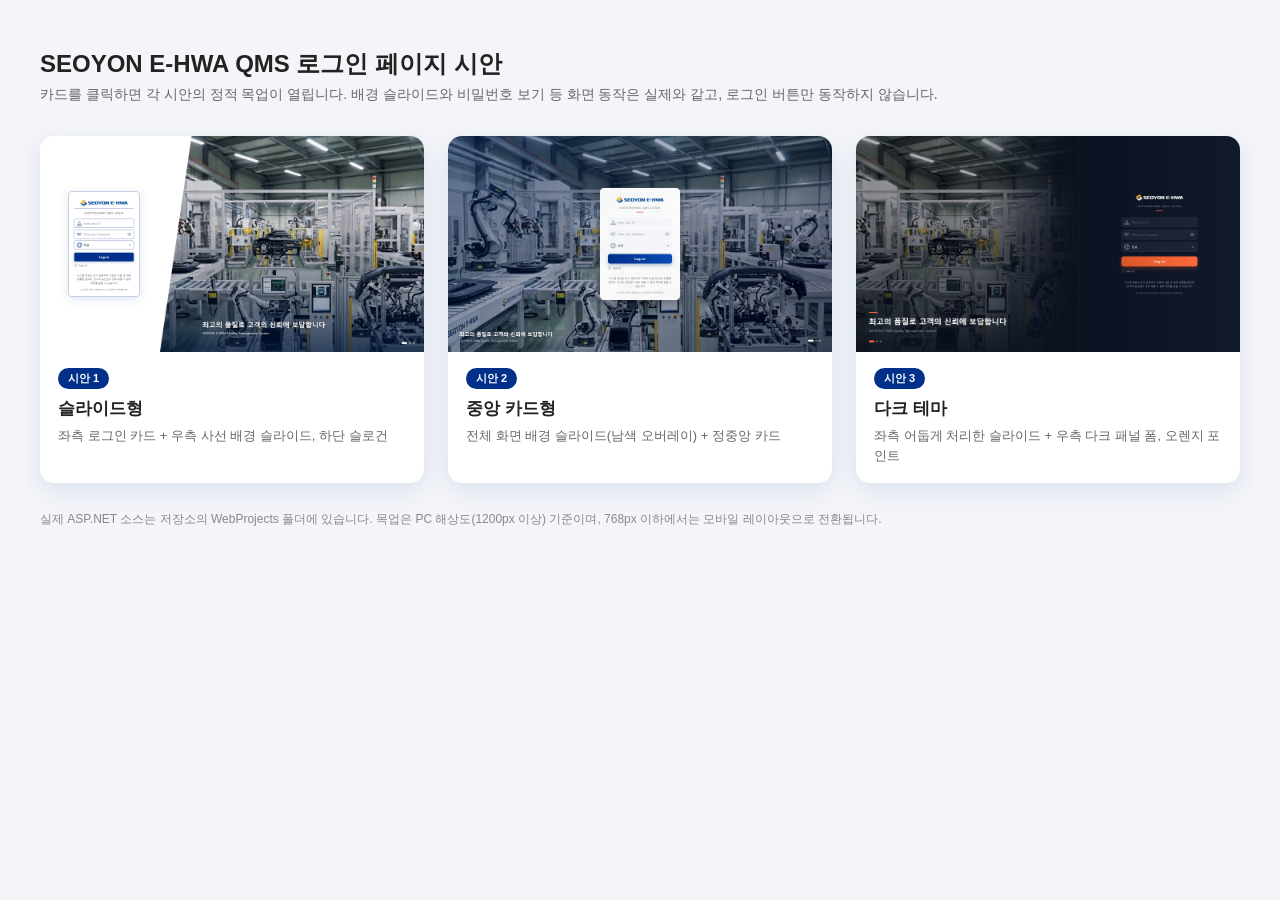
<file: docs/index.html>
﻿<!DOCTYPE html>
<html lang="ko">
<head>
    <meta charset="utf-8" />
    <title>SEOYON E-HWA QMS 로그인 시안</title>
    <meta name="viewport" content="width=device-width, initial-scale=1.0">
    <style>
        * { box-sizing: border-box; margin: 0; padding: 0; font-family: 'Malgun Gothic', sans-serif; }
        body { background: #f3f5f9; color: #222; padding: 48px 24px; }
        h1 { font-size: 24px; margin-bottom: 6px; }
        p.desc { color: #666; font-size: 14px; margin-bottom: 32px; }
        .grid { display: grid; grid-template-columns: repeat(auto-fit, minmax(320px, 1fr)); gap: 24px; max-width: 1200px; margin: 0 auto; }
        .card { background: #fff; border-radius: 14px; overflow: hidden; box-shadow: 0 8px 24px rgba(0,48,138,.10); text-decoration: none; color: inherit; transition: transform .2s, box-shadow .2s; }
        .card:hover { transform: translateY(-3px); box-shadow: 0 14px 32px rgba(0,48,138,.18); }
        .card img { display: block; width: 100%; aspect-ratio: 16/9; object-fit: cover; }
        .card .body { padding: 16px 18px 18px; }
        .card .no { display: inline-block; font-size: 11px; font-weight: bold; color: #fff; background: #00308a; border-radius: 12px; padding: 3px 10px; margin-bottom: 8px; }
        .card h2 { font-size: 17px; margin-bottom: 6px; }
        .card span { font-size: 13px; color: #666; line-height: 1.5; }
        .wrap { max-width: 1200px; margin: 0 auto; }
        .note { max-width: 1200px; margin: 28px auto 0; font-size: 12px; color: #888; }
    </style>
</head>
<body>
    <div class="wrap">
        <h1>SEOYON E-HWA QMS 로그인 페이지 시안</h1>
        <p class="desc">카드를 클릭하면 각 시안의 정적 목업이 열립니다. 배경 슬라이드와 비밀번호 보기 등 화면 동작은 실제와 같고, 로그인 버튼만 동작하지 않습니다.</p>
    </div>
    <div class="grid">
        <a class="card" href="login1.html">
            <img src="shots/login1_1920.png" alt="시안 1" />
            <div class="body">
                <div class="no">시안 1</div>
                <h2>슬라이드형</h2>
                <span>좌측 로그인 카드 + 우측 사선 배경 슬라이드, 하단 슬로건</span>
            </div>
        </a>
        <a class="card" href="login2.html">
            <img src="shots/login2_1920.png" alt="시안 2" />
            <div class="body">
                <div class="no">시안 2</div>
                <h2>중앙 카드형</h2>
                <span>전체 화면 배경 슬라이드(남색 오버레이) + 정중앙 카드</span>
            </div>
        </a>
        <a class="card" href="login3.html">
            <img src="shots/login3_1920.png" alt="시안 3" />
            <div class="body">
                <div class="no">시안 3</div>
                <h2>다크 테마</h2>
                <span>좌측 어둡게 처리한 슬라이드 + 우측 다크 패널 폼, 오렌지 포인트</span>
            </div>
        </a>
    </div>
    <p class="note">실제 ASP.NET 소스는 저장소의 WebProjects 폴더에 있습니다. 목업은 PC 해상도(1200px 이상) 기준이며, 768px 이하에서는 모바일 레이아웃으로 전환됩니다.</p>
</body>
</html>
</file>
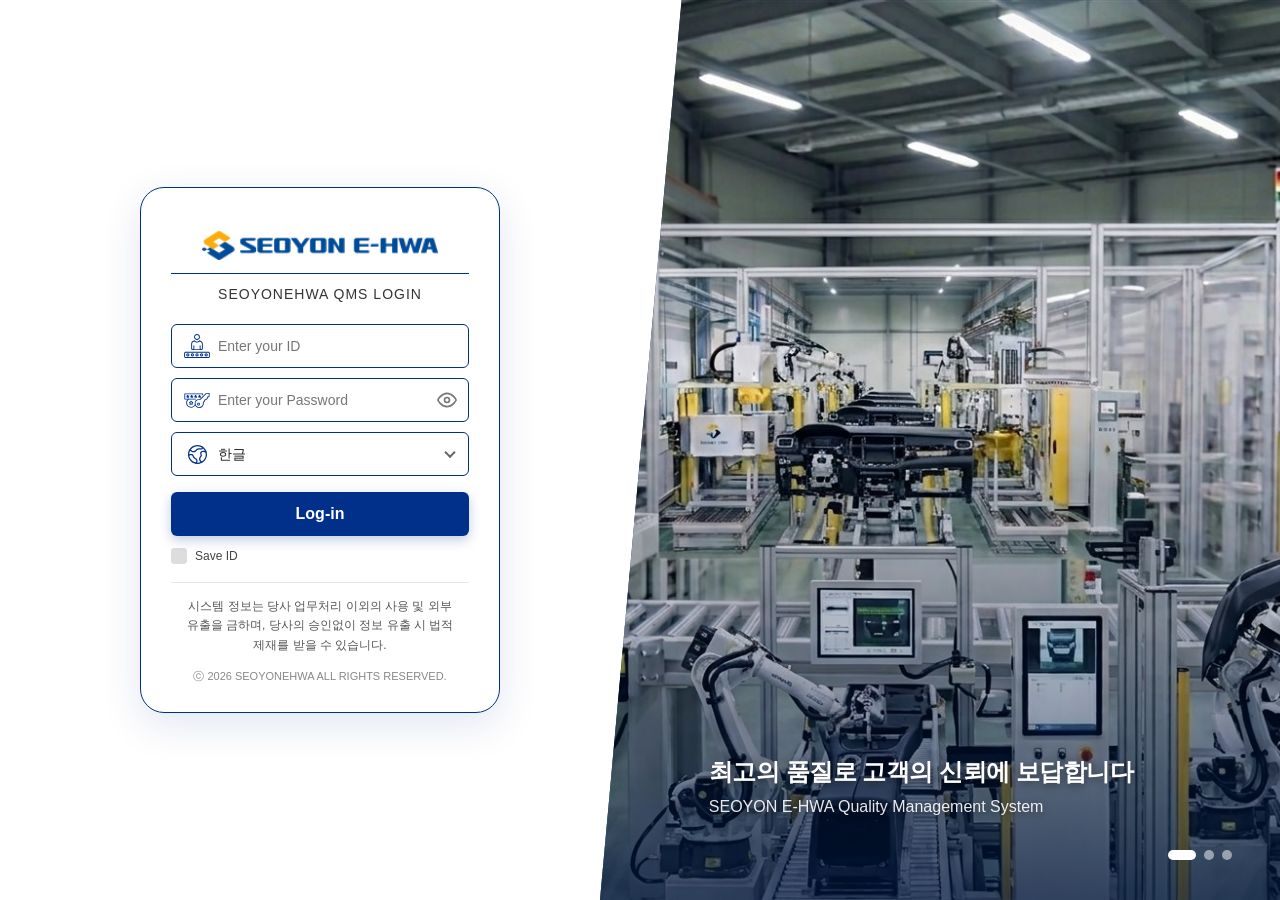
<file: docs/login1.html>
﻿<!DOCTYPE html>
<html lang="ko">
<head>
    <meta charset="utf-8" />
    <title>SEOYONEHWA - 시안 1 슬라이드형</title>
    <meta name="viewport" content="width=device-width, initial-scale=1.0">
    <!-- 정적 목업 : WebProjects/Login1.aspx 를 서버 없이 보기 위한 HTML 버전 (로그인 동작 없음) -->
    <link type="text/css" rel="stylesheet" href="css/Login1.css?v=202610141117" />
    <script src="https://cdnjs.cloudflare.com/ajax/libs/jquery/3.7.1/jquery.min.js"></script>
    <script type="text/javascript">
        // 모바일 / PC 분기
        $(document).ready(function () {
            if (window.innerWidth <= 768) { $("body").addClass("mobile-ver"); } else { $("body").addClass("pc-ver"); }
            fnStartBgSlide();
            $("#cboCountry").append($('<option>', { value: "KOR", text: "한글" })).append($('<option>', { value: "ENG", text: "English" }));
        });

        // ===== 배경 이미지 슬라이드 (Login1.aspx 와 동일) =====
        var bgSlideTimer = null;
        var bgSlideIdx = 0;
        var BG_SLIDE_INTERVAL = 4000;   // 전환 주기(ms)

        function fnStartBgSlide() {
            var $li = $(".login_bg > li");
            if ($li.length <= 1) { $li.first().addClass("on"); return; }
            var $dots = $(".login_bg_dots");
            $li.each(function (i) {
                $dots.append($("<span>").attr("data-idx", i).on("click", function () {
                    fnGoBgSlide(parseInt($(this).attr("data-idx"), 10));
                    fnRestartBgSlide();
                }));
            });
            fnGoBgSlide(0);
            fnRestartBgSlide();
        }

        function fnRestartBgSlide() {
            if (bgSlideTimer) clearInterval(bgSlideTimer);
            bgSlideTimer = setInterval(function () { fnGoBgSlide(bgSlideIdx + 1); }, BG_SLIDE_INTERVAL);
        }

        function fnGoBgSlide(idx) {
            var $li = $(".login_bg > li");
            bgSlideIdx = (idx + $li.length) % $li.length;
            $li.removeClass("on").eq(bgSlideIdx).addClass("on");
            $(".login_bg_dots > span").removeClass("on").eq(bgSlideIdx).addClass("on");
        }

        // 목업 : 로그인 동작 없음
        function LoginCheck(e) {
            if (e) e.preventDefault();
            alert("디자인 목업 화면입니다.\n실제 로그인은 동작하지 않습니다.");
            return false;
        }

        function EnterCheck() {
            if (event.keyCode == 13) { LoginCheck(event); }
            return false;
        }

        // 비밀번호 보기 토글 (누르고 있는 동안만 표시)
        document.addEventListener("DOMContentLoaded", function () {
            const passwordInput = document.getElementById('txtPWD');
            const toggleBtn = document.getElementById('toggleBtn');
            const eyeIcon = document.getElementById('eyeIcon');
            const eyeOffPath = '<line x1="1" y1="1" x2="23" y2="23"></line><path d="M1 12s4-8 11-8 11 8 11 8-4 8-11 8-11-8-11-8z"></path><circle cx="12" cy="12" r="3"></circle>';
            const eyeOnPath = '<path d="M1 12s4-8 11-8 11 8 11 8-4 8-11 8-11-8-11-8z"></path><circle cx="12" cy="12" r="3"></circle>';
            if (passwordInput && toggleBtn) {
                function showPassword() { passwordInput.type = 'text'; eyeIcon.innerHTML = eyeOffPath; }
                function hidePassword() { passwordInput.type = 'password'; eyeIcon.innerHTML = eyeOnPath; }
                toggleBtn.addEventListener('mousedown', showPassword);
                toggleBtn.addEventListener('mouseup', hidePassword);
                toggleBtn.addEventListener('mouseleave', hidePassword);
                toggleBtn.addEventListener('touchstart', function (e) { e.preventDefault(); showPassword(); });
                toggleBtn.addEventListener('touchend', hidePassword);
            }
        });
    </script>
</head>
<body>
    <!-- 배경 슬라이드 : li 를 추가/삭제하면 슬라이드 수가 바뀐다. 문구는 figcaption 에서 수정 -->
    <div class="bg_section">
        <ul class="login_bg">
            <li class="on">
                <img src='images/login_slide1.jpg' alt='main background 1' />
                <figcaption>
                    <strong>최고의 품질로 고객의 신뢰에 보답합니다</strong>
                    <span>SEOYON E-HWA Quality Management System</span>
                </figcaption>
            </li>
            <li>
                <img src='images/login_slide2.jpg' alt='main background 2' />
                <figcaption>
                    <strong>함께 설계하고, 함께 검증합니다</strong>
                    <span>협업과 데이터로 완성하는 품질 엔지니어링</span>
                </figcaption>
            </li>
            <li>
                <img src='images/login_slide3.jpg' alt='main background 3' />
                <figcaption>
                    <strong>현장에서 출하까지, 하나로 연결된 스마트 품질관리</strong>
                    <span>AI · 데이터 기반 통합 품질 플랫폼</span>
                </figcaption>
            </li>
        </ul>
        <div class="login_bg_dots"></div>
    </div>

    <!--로그인-->
    <form id="Form1" autocomplete="off" class="login_cont" onsubmit="return LoginCheck(event);">
        <fieldset>
            <legend id="loginCi"></legend>
            <span class="sublogo" id="loginSubTitle">SEOYONEHWA QMS LOGIN</span>
            <span id="loginInfo_id" class="login_input id">
                <label for="txtID" class="alternate">Enter your ID</label>
                <input type="text" id="txtID" name="txtID" placeholder="Enter your ID" />
            </span>
            <span id="loginInfo_pwd" class="login_input pw password-container">
                <label for="txtPWD" class="alternate">Enter your Password</label>
                <input type="password" id="txtPWD" name="txtPWD" placeholder="Enter your Password" onkeyup="EnterCheck();" />
                <span id="toggleBtn" class="pwd-toggle-btn">
                    <svg id="eyeIcon" xmlns="http://www.w3.org/2000/svg" viewBox="0 0 24 24" fill="none" stroke="currentColor" stroke-width="2" stroke-linecap="round" stroke-linejoin="round">
                        <path d="M1 12s4-8 11-8 11 8 11 8-4 8-11 8-11-8-11-8z"></path>
                        <circle cx="12" cy="12" r="3"></circle>
                    </svg>
                </span>
            </span>
            <span id="loginInfo_otp" class="login_input otp" style="display:none;">
                <label for="txtOtp" class="alternate">Enter your OTP</label>
                <input type="text" id="txtOtp" name="txtOtp" placeholder="Enter your OTP" />
            </span>
            <span class="login_input lang">
                <label for="cboCountry" class="alternate">select a language</label>
                <select id="cboCountry" class="dropdown"></select>
            </span>
            <button type="submit" id="btnLogin">Log-in</button>
            <div class="login_opt">
                <input type="checkbox" id="idSaveCheck"/>
                <label for="idSaveCheck">Save ID</label>
                <div id="btnOtpRegView" style="display:none;">OTP Register</div>
            </div>
            <div class="notice">
                <p>시스템 정보는 당사 업무처리 이외의 사용 및 외부 유출을 금하며, 당사의 승인없이 정보 유출 시 법적 제재를 받을 수 있습니다.</p>
            </div>
            <footer class="copyright" id="appCopyright">ⓒ 2026 SEOYONEHWA ALL RIGHTS RESERVED.</footer>
        </fieldset>
    </form>
</body>
</html>
</file>
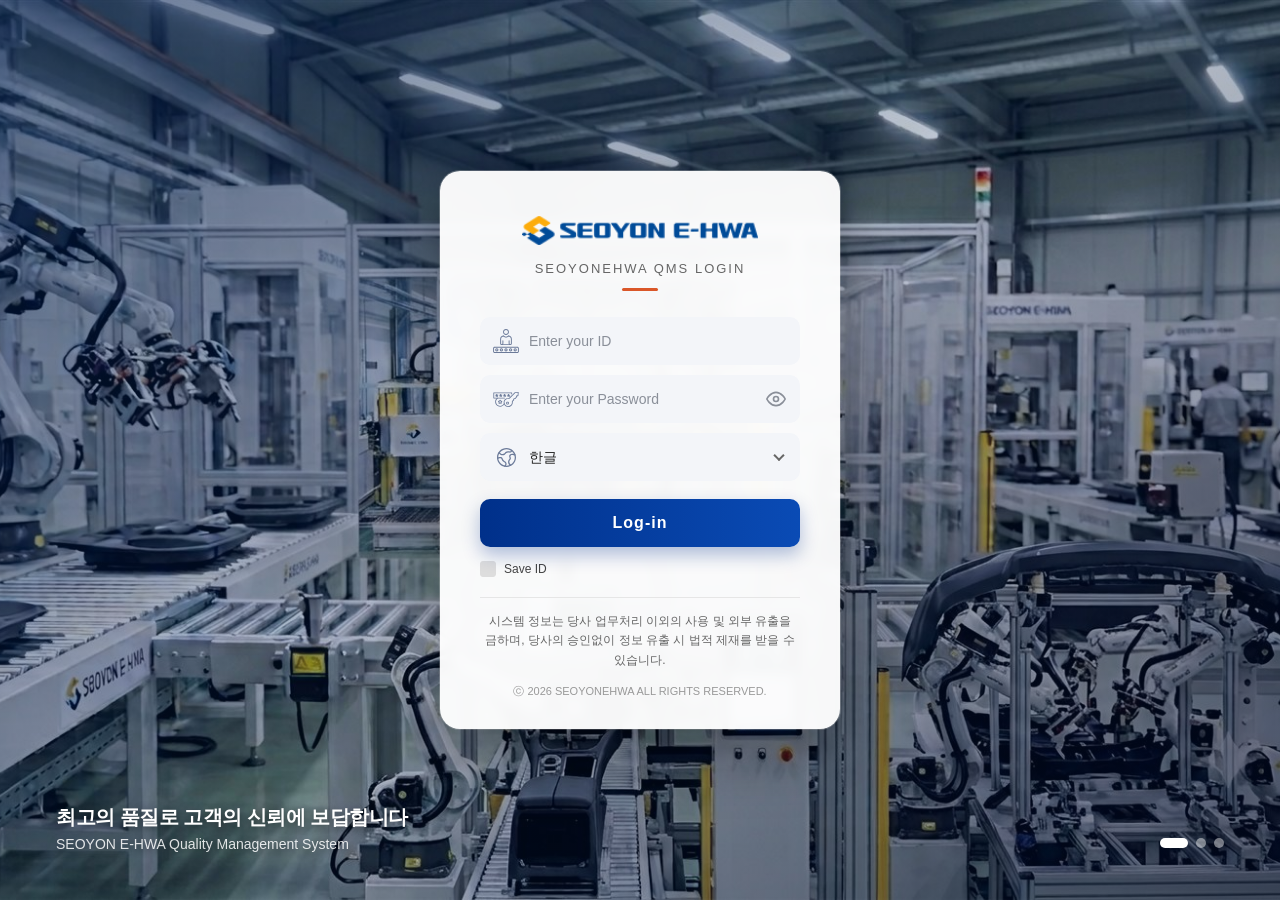
<file: docs/login2.html>
﻿<!DOCTYPE html>
<html lang="ko">
<head>
    <meta charset="utf-8" />
    <title>SEOYONEHWA - 시안 2 중앙 카드형</title>
    <meta name="viewport" content="width=device-width, initial-scale=1.0">
    <!-- 정적 목업 : WebProjects/Login2.aspx 를 서버 없이 보기 위한 HTML 버전 (로그인 동작 없음) -->
    <link type="text/css" rel="stylesheet" href="css/Login2.css?v=202610141117" />
    <script src="https://cdnjs.cloudflare.com/ajax/libs/jquery/3.7.1/jquery.min.js"></script>
    <script type="text/javascript">
        // 모바일 / PC 분기
        $(document).ready(function () {
            if (window.innerWidth <= 768) { $("body").addClass("mobile-ver"); } else { $("body").addClass("pc-ver"); }
            fnStartBgSlide();
            $("#cboCountry").append($('<option>', { value: "KOR", text: "한글" })).append($('<option>', { value: "ENG", text: "English" }));
        });

        // ===== 배경 이미지 슬라이드 (Login1.aspx 와 동일) =====
        var bgSlideTimer = null;
        var bgSlideIdx = 0;
        var BG_SLIDE_INTERVAL = 4000;   // 전환 주기(ms)

        function fnStartBgSlide() {
            var $li = $(".login_bg > li");
            if ($li.length <= 1) { $li.first().addClass("on"); return; }
            var $dots = $(".login_bg_dots");
            $li.each(function (i) {
                $dots.append($("<span>").attr("data-idx", i).on("click", function () {
                    fnGoBgSlide(parseInt($(this).attr("data-idx"), 10));
                    fnRestartBgSlide();
                }));
            });
            fnGoBgSlide(0);
            fnRestartBgSlide();
        }

        function fnRestartBgSlide() {
            if (bgSlideTimer) clearInterval(bgSlideTimer);
            bgSlideTimer = setInterval(function () { fnGoBgSlide(bgSlideIdx + 1); }, BG_SLIDE_INTERVAL);
        }

        function fnGoBgSlide(idx) {
            var $li = $(".login_bg > li");
            bgSlideIdx = (idx + $li.length) % $li.length;
            $li.removeClass("on").eq(bgSlideIdx).addClass("on");
            $(".login_bg_dots > span").removeClass("on").eq(bgSlideIdx).addClass("on");
        }

        // 목업 : 로그인 동작 없음
        function LoginCheck(e) {
            if (e) e.preventDefault();
            alert("디자인 목업 화면입니다.\n실제 로그인은 동작하지 않습니다.");
            return false;
        }

        function EnterCheck() {
            if (event.keyCode == 13) { LoginCheck(event); }
            return false;
        }

        // 비밀번호 보기 토글 (누르고 있는 동안만 표시)
        document.addEventListener("DOMContentLoaded", function () {
            const passwordInput = document.getElementById('txtPWD');
            const toggleBtn = document.getElementById('toggleBtn');
            const eyeIcon = document.getElementById('eyeIcon');
            const eyeOffPath = '<line x1="1" y1="1" x2="23" y2="23"></line><path d="M1 12s4-8 11-8 11 8 11 8-4 8-11 8-11-8-11-8z"></path><circle cx="12" cy="12" r="3"></circle>';
            const eyeOnPath = '<path d="M1 12s4-8 11-8 11 8 11 8-4 8-11 8-11-8-11-8z"></path><circle cx="12" cy="12" r="3"></circle>';
            if (passwordInput && toggleBtn) {
                function showPassword() { passwordInput.type = 'text'; eyeIcon.innerHTML = eyeOffPath; }
                function hidePassword() { passwordInput.type = 'password'; eyeIcon.innerHTML = eyeOnPath; }
                toggleBtn.addEventListener('mousedown', showPassword);
                toggleBtn.addEventListener('mouseup', hidePassword);
                toggleBtn.addEventListener('mouseleave', hidePassword);
                toggleBtn.addEventListener('touchstart', function (e) { e.preventDefault(); showPassword(); });
                toggleBtn.addEventListener('touchend', hidePassword);
            }
        });
    </script>
</head>
<body>
    <!-- 배경 슬라이드 : li 를 추가/삭제하면 슬라이드 수가 바뀐다. 문구는 figcaption 에서 수정 -->
    <div class="bg_section">
        <ul class="login_bg">
            <li class="on">
                <img src='images/login_slide1.jpg' alt='main background 1' />
                <figcaption>
                    <strong>최고의 품질로 고객의 신뢰에 보답합니다</strong>
                    <span>SEOYON E-HWA Quality Management System</span>
                </figcaption>
            </li>
            <li>
                <img src='images/login_slide2.jpg' alt='main background 2' />
                <figcaption>
                    <strong>함께 설계하고, 함께 검증합니다</strong>
                    <span>협업과 데이터로 완성하는 품질 엔지니어링</span>
                </figcaption>
            </li>
            <li>
                <img src='images/login_slide3.jpg' alt='main background 3' />
                <figcaption>
                    <strong>현장에서 출하까지, 하나로 연결된 스마트 품질관리</strong>
                    <span>AI · 데이터 기반 통합 품질 플랫폼</span>
                </figcaption>
            </li>
        </ul>
        <div class="login_bg_dots"></div>
    </div>

    <!--로그인-->
    <form id="Form1" autocomplete="off" class="login_cont" onsubmit="return LoginCheck(event);">
        <fieldset>
            <legend id="loginCi"></legend>
            <span class="sublogo" id="loginSubTitle">SEOYONEHWA QMS LOGIN</span>
            <span id="loginInfo_id" class="login_input id">
                <label for="txtID" class="alternate">Enter your ID</label>
                <input type="text" id="txtID" name="txtID" placeholder="Enter your ID" />
            </span>
            <span id="loginInfo_pwd" class="login_input pw password-container">
                <label for="txtPWD" class="alternate">Enter your Password</label>
                <input type="password" id="txtPWD" name="txtPWD" placeholder="Enter your Password" onkeyup="EnterCheck();" />
                <span id="toggleBtn" class="pwd-toggle-btn">
                    <svg id="eyeIcon" xmlns="http://www.w3.org/2000/svg" viewBox="0 0 24 24" fill="none" stroke="currentColor" stroke-width="2" stroke-linecap="round" stroke-linejoin="round">
                        <path d="M1 12s4-8 11-8 11 8 11 8-4 8-11 8-11-8-11-8z"></path>
                        <circle cx="12" cy="12" r="3"></circle>
                    </svg>
                </span>
            </span>
            <span id="loginInfo_otp" class="login_input otp" style="display:none;">
                <label for="txtOtp" class="alternate">Enter your OTP</label>
                <input type="text" id="txtOtp" name="txtOtp" placeholder="Enter your OTP" />
            </span>
            <span class="login_input lang">
                <label for="cboCountry" class="alternate">select a language</label>
                <select id="cboCountry" class="dropdown"></select>
            </span>
            <button type="submit" id="btnLogin">Log-in</button>
            <div class="login_opt">
                <input type="checkbox" id="idSaveCheck"/>
                <label for="idSaveCheck">Save ID</label>
                <div id="btnOtpRegView" style="display:none;">OTP Register</div>
            </div>
            <div class="notice">
                <p>시스템 정보는 당사 업무처리 이외의 사용 및 외부 유출을 금하며, 당사의 승인없이 정보 유출 시 법적 제재를 받을 수 있습니다.</p>
            </div>
            <footer class="copyright" id="appCopyright">ⓒ 2026 SEOYONEHWA ALL RIGHTS RESERVED.</footer>
        </fieldset>
    </form>
</body>
</html>
</file>
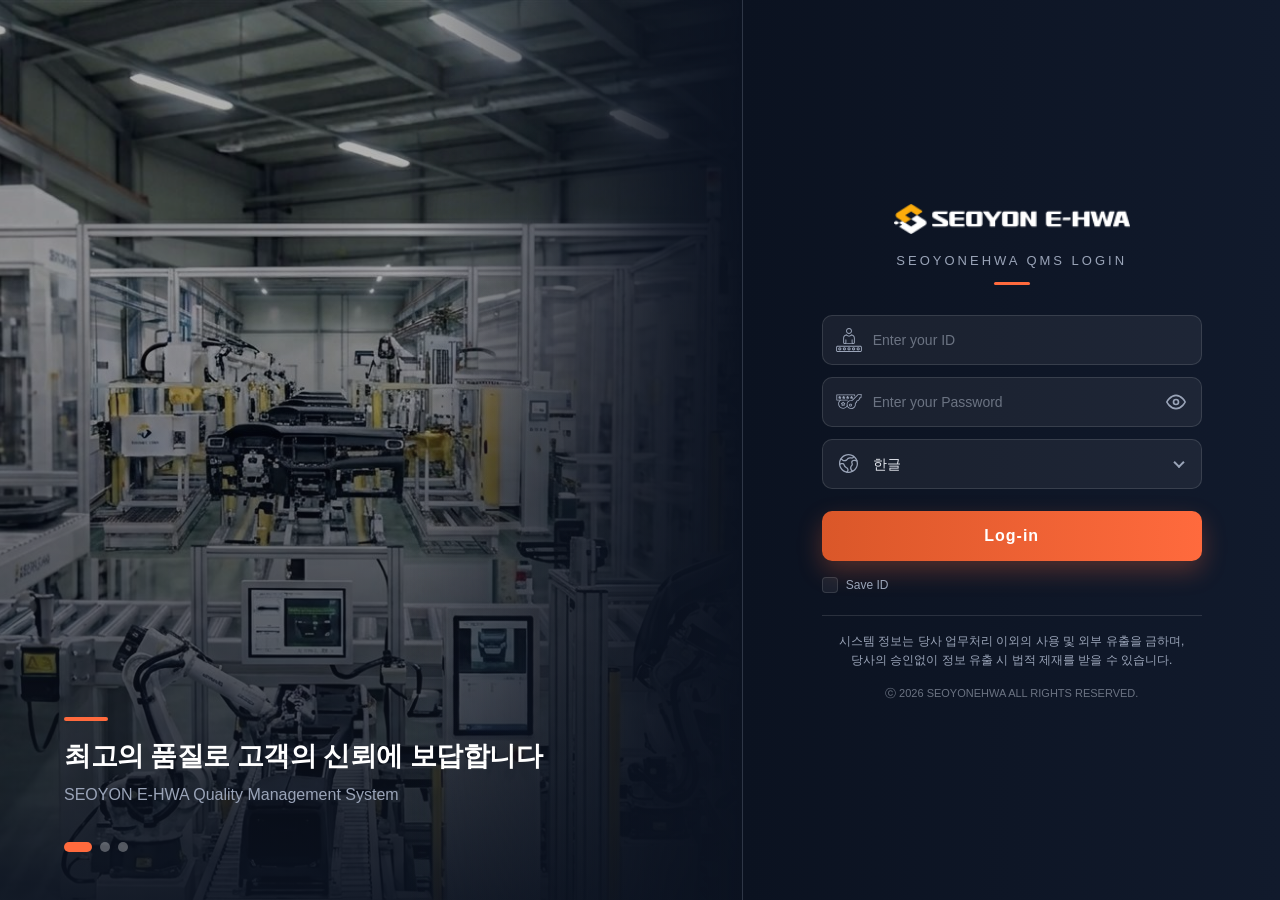
<file: docs/login3.html>
﻿<!DOCTYPE html>
<html lang="ko">
<head>
    <meta charset="utf-8" />
    <title>SEOYONEHWA - 시안 3 다크 테마</title>
    <meta name="viewport" content="width=device-width, initial-scale=1.0">
    <!-- 정적 목업 : WebProjects/Login3.aspx 를 서버 없이 보기 위한 HTML 버전 (로그인 동작 없음) -->
    <link type="text/css" rel="stylesheet" href="css/Login3.css?v=202610141117" />
    <script src="https://cdnjs.cloudflare.com/ajax/libs/jquery/3.7.1/jquery.min.js"></script>
    <script type="text/javascript">
        // 모바일 / PC 분기
        $(document).ready(function () {
            if (window.innerWidth <= 768) { $("body").addClass("mobile-ver"); } else { $("body").addClass("pc-ver"); }
            fnStartBgSlide();
            $("#cboCountry").append($('<option>', { value: "KOR", text: "한글" })).append($('<option>', { value: "ENG", text: "English" }));
        });

        // ===== 배경 이미지 슬라이드 (Login1.aspx 와 동일) =====
        var bgSlideTimer = null;
        var bgSlideIdx = 0;
        var BG_SLIDE_INTERVAL = 4000;   // 전환 주기(ms)

        function fnStartBgSlide() {
            var $li = $(".login_bg > li");
            if ($li.length <= 1) { $li.first().addClass("on"); return; }
            var $dots = $(".login_bg_dots");
            $li.each(function (i) {
                $dots.append($("<span>").attr("data-idx", i).on("click", function () {
                    fnGoBgSlide(parseInt($(this).attr("data-idx"), 10));
                    fnRestartBgSlide();
                }));
            });
            fnGoBgSlide(0);
            fnRestartBgSlide();
        }

        function fnRestartBgSlide() {
            if (bgSlideTimer) clearInterval(bgSlideTimer);
            bgSlideTimer = setInterval(function () { fnGoBgSlide(bgSlideIdx + 1); }, BG_SLIDE_INTERVAL);
        }

        function fnGoBgSlide(idx) {
            var $li = $(".login_bg > li");
            bgSlideIdx = (idx + $li.length) % $li.length;
            $li.removeClass("on").eq(bgSlideIdx).addClass("on");
            $(".login_bg_dots > span").removeClass("on").eq(bgSlideIdx).addClass("on");
        }

        // 목업 : 로그인 동작 없음
        function LoginCheck(e) {
            if (e) e.preventDefault();
            alert("디자인 목업 화면입니다.\n실제 로그인은 동작하지 않습니다.");
            return false;
        }

        function EnterCheck() {
            if (event.keyCode == 13) { LoginCheck(event); }
            return false;
        }

        // 비밀번호 보기 토글 (누르고 있는 동안만 표시)
        document.addEventListener("DOMContentLoaded", function () {
            const passwordInput = document.getElementById('txtPWD');
            const toggleBtn = document.getElementById('toggleBtn');
            const eyeIcon = document.getElementById('eyeIcon');
            const eyeOffPath = '<line x1="1" y1="1" x2="23" y2="23"></line><path d="M1 12s4-8 11-8 11 8 11 8-4 8-11 8-11-8-11-8z"></path><circle cx="12" cy="12" r="3"></circle>';
            const eyeOnPath = '<path d="M1 12s4-8 11-8 11 8 11 8-4 8-11 8-11-8-11-8z"></path><circle cx="12" cy="12" r="3"></circle>';
            if (passwordInput && toggleBtn) {
                function showPassword() { passwordInput.type = 'text'; eyeIcon.innerHTML = eyeOffPath; }
                function hidePassword() { passwordInput.type = 'password'; eyeIcon.innerHTML = eyeOnPath; }
                toggleBtn.addEventListener('mousedown', showPassword);
                toggleBtn.addEventListener('mouseup', hidePassword);
                toggleBtn.addEventListener('mouseleave', hidePassword);
                toggleBtn.addEventListener('touchstart', function (e) { e.preventDefault(); showPassword(); });
                toggleBtn.addEventListener('touchend', hidePassword);
            }
        });
    </script>
</head>
<body>
    <!-- 배경 슬라이드 : li 를 추가/삭제하면 슬라이드 수가 바뀐다. 문구는 figcaption 에서 수정 -->
    <div class="bg_section">
        <ul class="login_bg">
            <li class="on">
                <img src='images/login_slide1.jpg' alt='main background 1' />
                <figcaption>
                    <strong>최고의 품질로 고객의 신뢰에 보답합니다</strong>
                    <span>SEOYON E-HWA Quality Management System</span>
                </figcaption>
            </li>
            <li>
                <img src='images/login_slide2.jpg' alt='main background 2' />
                <figcaption>
                    <strong>함께 설계하고, 함께 검증합니다</strong>
                    <span>협업과 데이터로 완성하는 품질 엔지니어링</span>
                </figcaption>
            </li>
            <li>
                <img src='images/login_slide3.jpg' alt='main background 3' />
                <figcaption>
                    <strong>현장에서 출하까지, 하나로 연결된 스마트 품질관리</strong>
                    <span>AI · 데이터 기반 통합 품질 플랫폼</span>
                </figcaption>
            </li>
        </ul>
        <div class="login_bg_dots"></div>
    </div>

    <!--로그인-->
    <form id="Form1" autocomplete="off" class="login_cont" onsubmit="return LoginCheck(event);">
        <fieldset>
            <legend id="loginCi"></legend>
            <span class="sublogo" id="loginSubTitle">SEOYONEHWA QMS LOGIN</span>
            <span id="loginInfo_id" class="login_input id">
                <label for="txtID" class="alternate">Enter your ID</label>
                <input type="text" id="txtID" name="txtID" placeholder="Enter your ID" />
            </span>
            <span id="loginInfo_pwd" class="login_input pw password-container">
                <label for="txtPWD" class="alternate">Enter your Password</label>
                <input type="password" id="txtPWD" name="txtPWD" placeholder="Enter your Password" onkeyup="EnterCheck();" />
                <span id="toggleBtn" class="pwd-toggle-btn">
                    <svg id="eyeIcon" xmlns="http://www.w3.org/2000/svg" viewBox="0 0 24 24" fill="none" stroke="currentColor" stroke-width="2" stroke-linecap="round" stroke-linejoin="round">
                        <path d="M1 12s4-8 11-8 11 8 11 8-4 8-11 8-11-8-11-8z"></path>
                        <circle cx="12" cy="12" r="3"></circle>
                    </svg>
                </span>
            </span>
            <span id="loginInfo_otp" class="login_input otp" style="display:none;">
                <label for="txtOtp" class="alternate">Enter your OTP</label>
                <input type="text" id="txtOtp" name="txtOtp" placeholder="Enter your OTP" />
            </span>
            <span class="login_input lang">
                <label for="cboCountry" class="alternate">select a language</label>
                <select id="cboCountry" class="dropdown"></select>
            </span>
            <button type="submit" id="btnLogin">Log-in</button>
            <div class="login_opt">
                <input type="checkbox" id="idSaveCheck"/>
                <label for="idSaveCheck">Save ID</label>
                <div id="btnOtpRegView" style="display:none;">OTP Register</div>
            </div>
            <div class="notice">
                <p>시스템 정보는 당사 업무처리 이외의 사용 및 외부 유출을 금하며, 당사의 승인없이 정보 유출 시 법적 제재를 받을 수 있습니다.</p>
            </div>
            <footer class="copyright" id="appCopyright">ⓒ 2026 SEOYONEHWA ALL RIGHTS RESERVED.</footer>
        </fieldset>
    </form>
</body>
</html>
</file>
<file: docs/css/Login1.css>
﻿@charset "utf-8";

/* =========================================================
   로그인 시안 1 : 좌측 로그인 카드 + 우측 배경 이미지 슬라이드
   - 배경 슬라이드 : ul.login_bg > li (.on 클래스가 붙은 li 만 보임, opacity 크로스페이드)
   - 카드 영역 폭  : --login-col-w (우측 배경은 그 나머지 폭을 차지)
   ========================================================= */

:root {
    --login-col-w: 640px;      /* 좌측 로그인 영역 폭 */
    --card-w: 360px;           /* 로그인 카드 폭 */
    --colorMain: #00308a;
    --colorNavy: #00367a;
    --colorOrange: #da5729;
    --slide-fade: 1.2s;        /* 크로스페이드 시간 */
    --icon-color: #00308a;         /* 입력창 아이콘 색 */
    --icon-color-focus: #da5729;   /* 입력 중 아이콘 색 */
}

html {
    height: 100%;
    width: 100%;
}

*, *:before, *:after {
    -webkit-box-sizing: border-box;
    -moz-box-sizing: border-box;
    box-sizing: border-box;
    margin: 0;
    padding: 0;
}

* {
    font-family: 'Malgun Gothic', sans-serif;
}

body, p, h1, h2, h3, h4, h5, h6, table, th, td, form, fieldset, legend, input, textarea, button, pre {
    position: relative;
    -webkit-text-size-adjust: none;
}

/* hidden */
.alternate {
    position: absolute;
    top: -1000em;
    left: -1000em;
    width: 0;
    height: 0;
    overflow: hidden;
    font-size: 0;
    color: #fff;
    line-height: 0;
    text-indent: -1000em;
}

img, fieldset, button, input {
    border: 0;
}

button, input, select {
    outline: none;
    cursor: pointer;
}

ul, li {
    list-style: none;
}

/* input autofill color */
input:-webkit-autofill {
    box-shadow: 0 0 0 30px #fff inset;
    -webkit-text-fill-color: #222;
}

    input:-webkit-autofill, input:-webkit-autofill:hover, input:-webkit-autofill:focus, input:-webkit-autofill:active {
        transition: background-color 5000s ease-in-out 0s;
    }

/* ---------- body ---------- */
body {
    width: 100%;
    height: 100%;
    min-width: 1200px;
    min-height: 640px;
    position: relative;
    background: #fff;
    overflow: hidden;
}

/* ---------- 우측 배경 슬라이드 ---------- */
.bg_section {
    position: absolute;
    top: 0;
    right: 0;
    width: calc(100% - var(--login-col-w) + 40px);
    height: 100%;
    background: var(--colorNavy);
    overflow: hidden;
    /* 좌측 사선 처리 */
    -webkit-clip-path: polygon(12% 0, 100% 0, 100% 100%, 0 100%);
    clip-path: polygon(12% 0, 100% 0, 100% 100%, 0 100%);
}

ul.login_bg {
    position: absolute;
    top: 0;
    left: 0;
    width: 100%;
    height: 100%;
}

    ul.login_bg li {
        position: absolute;
        top: 0;
        left: 0;
        width: 100%;
        height: 100%;
        opacity: 0;
        transition: opacity var(--slide-fade) ease-in-out;
        overflow: hidden;
    }

        ul.login_bg li.on {
            opacity: 1;
            z-index: 1;
        }

        ul.login_bg li img {
            display: block;
            width: 100%;
            height: 100%;
            object-fit: cover;
            transform: scale(1.06);
            transition: transform 7s linear;
        }

        ul.login_bg li.on img {
            transform: scale(1);
        }

        /* 하단 문구가 잘 보이도록 어두운 그라데이션 */
        ul.login_bg li::after {
            content: "";
            position: absolute;
            left: 0;
            right: 0;
            bottom: 0;
            height: 55%;
            background: linear-gradient(to top, rgba(0, 22, 60, .72) 0%, rgba(0, 22, 60, .25) 55%, rgba(0, 22, 60, 0) 100%);
            pointer-events: none;
        }

        ul.login_bg li figcaption {
            position: absolute;
            left: 16%;
            right: 8%;
            bottom: 84px;
            z-index: 2;
            color: #fff;
            text-shadow: 0 2px 8px rgba(0, 0, 0, .45);
            word-break: keep-all;
            opacity: 0;
            transform: translateY(14px);
            transition: opacity .9s ease .5s, transform .9s ease .5s;
        }

        ul.login_bg li.on figcaption {
            opacity: 1;
            transform: translateY(0);
        }

            ul.login_bg li figcaption strong {
                display: block;
                font-size: clamp(24px, 1.9vw, 34px);
                font-weight: bold;
                line-height: 1.3;
                margin-bottom: 10px;
                letter-spacing: -0.5px;
            }

            ul.login_bg li figcaption span {
                display: block;
                font-size: 16px;
                opacity: .9;
            }

/* 슬라이드 인디케이터 */
.login_bg_dots {
    position: absolute;
    right: 48px;
    bottom: 40px;
    z-index: 3;
    display: flex;
    gap: 8px;
}

    .login_bg_dots span {
        display: block;
        width: 10px;
        height: 10px;
        border-radius: 5px;
        background: rgba(255, 255, 255, .5);
        cursor: pointer;
        transition: width .3s, background .3s;
    }

        .login_bg_dots span.on {
            width: 28px;
            background: #fff;
        }

/* ---------- 좌측 로그인 영역 ---------- */
form.login_cont {
    position: absolute;
    top: 0;
    left: 0;
    width: var(--login-col-w);
    height: 100%;
    display: flex;
    justify-content: center;
    align-items: center;
    z-index: 5;
}

fieldset {
    width: var(--card-w);
    padding: 34px 30px 28px;
    text-align: center;
    border: 1px solid var(--colorMain);
    border-radius: 24px;
    background: #fff;
    box-shadow: 0 12px 40px rgba(0, 48, 138, .12);
}

    /* CI */
    fieldset legend {
        float: left;
        width: 100%;
        height: 52px;
        margin-bottom: 12px;
        border-bottom: 1px solid var(--colorMain);
        background: url(../images/logo.png) center 8px / 236px auto no-repeat;   /* 서연이화 로고(210x28) */
    }

    fieldset .sublogo {
        display: block;
        clear: both;
        font-size: 14px;
        letter-spacing: 1px;
        color: #333;
        margin-bottom: 22px;
    }

    /* 입력 박스 */
    fieldset .login_input {
        display: block;
        position: relative;
        width: 100%;
        height: 44px;
        margin: 10px 0 0;
        padding-left: 46px;
        border: 1px solid var(--colorMain);
        border-radius: 6px;
        text-align: left;
        background-color: #fff;
        background-repeat: no-repeat;
        background-position: 13px center;
        transition: box-shadow .2s;
    }

        fieldset .login_input:focus-within {
            box-shadow: 0 0 0 3px rgba(0, 48, 138, .15);
        }

        /* 입력창 아이콘 : SVG 를 mask 로 씌우고 색은 --icon-color 로 지정 (아이콘 파일 색과 무관) */
        fieldset .login_input::before {
            content: "";
            position: absolute;
            left: 12px;
            top: 50%;
            width: 26px;
            height: 26px;
            transform: translateY(-50%);
            background-color: var(--icon-color);
            -webkit-mask: var(--icon) center / contain no-repeat;
            mask: var(--icon) center / contain no-repeat;
            transition: background-color .2s;
            pointer-events: none;
        }

        fieldset .login_input:focus-within::before {
            background-color: var(--icon-color-focus);
        }

        fieldset .login_input.id {
            --icon: url(../images/id.svg);
        }

        fieldset .login_input.pw,
        fieldset .login_input.otp {
            --icon: url(../images/pw.svg);
        }

        fieldset .login_input.lang {
            --icon: url(../images/lang.svg);
        }

            /* 임시 보정 : lang.svg 원본(3.19pt)이 작아 같은 칸에서 더 확대되므로 선이 굵어 보임 → 크기를 줄여 선 굵기를 맞춤.
               아이콘을 같은 아트보드 크기로 다시 내보내면 이 규칙은 삭제 */
            fieldset .login_input.lang::before {
                -webkit-mask-size: 19px 19px;
                mask-size: 19px 19px;
            }

            /* 언어 선택 화살표 */
            fieldset .login_input.lang::after {
                content: "";
                position: absolute;
                right: 14px;
                top: 50%;
                width: 8px;
                height: 8px;
                border-right: 2px solid #666;
                border-bottom: 2px solid #666;
                transform: translateY(-70%) rotate(45deg);
                pointer-events: none;
            }

        fieldset .login_input input,
        fieldset .login_input select {
            width: 100%;
            height: 100%;
            border: 0;
            background: transparent;
            color: #222;
            font-size: 14px;
            padding-right: 12px;
        }

        fieldset .login_input.pw input {
            padding-right: 40px;
        }

        fieldset .login_input select {
            appearance: none;
            -webkit-appearance: none;
            -moz-appearance: none;
            padding-right: 34px;
        }

            fieldset .login_input select::-ms-expand {
                display: none !important;
            }

    fieldset input::placeholder {
        color: #777;
        font-size: 14px;
    }

    /* 비밀번호 보기 토글 */
    .pwd-toggle-btn {
        position: absolute;
        width: 22px;
        height: 22px;
        right: 10px;
        top: 50%;
        transform: translateY(-50%);
        display: flex;
        align-items: center;
        justify-content: center;
        cursor: pointer;
        user-select: none;
        z-index: 10;
    }

        .pwd-toggle-btn svg {
            width: 20px;
            height: 20px;
            color: #777;
        }

        .pwd-toggle-btn:hover svg {
            color: var(--colorMain);
        }

    /* 로그인 버튼 */
    fieldset button[type='submit'] {
        width: 100%;
        height: 44px;
        margin-top: 16px;
        background: var(--colorMain);
        border-radius: 6px;
        font-size: 16px;
        font-weight: bold;
        color: #fff;
        text-align: center;
        line-height: 44px;
        transition: all .3s;
        box-shadow: 0 4px 12px rgba(0, 48, 138, .25);
    }

        fieldset button[type='submit']:hover {
            opacity: .85;
        }

    /* Save ID / OTP Register */
    .login_opt {
        display: flex;
        justify-content: space-between;
        align-items: center;
        margin: 12px 0 18px;
        min-height: 16px;
    }

    fieldset input[type='checkbox'] {
        display: none;
    }

        fieldset input[type='checkbox'] + label {
            background: url(../images/ic_idsave.png) left 0 no-repeat;
            padding-left: 24px;
            font-size: 12px;
            line-height: 16px;
            color: #444;
            cursor: pointer;
            text-align: left;
        }

            fieldset input[type='checkbox'] + label:hover {
                color: #f04d22;
            }

        fieldset input[type='checkbox']:checked + label {
            background: url(../images/ic_idsave.png) left -16px no-repeat;
            color: #f04d22;
        }

    #btnOtpRegView {
        font-size: 12px;
        color: var(--colorMain);
        text-decoration: underline;
        cursor: pointer;
    }

        #btnOtpRegView:hover {
            color: #f04d22;
        }

    /* 안내 문구 / 저작권 */
    .notice {
        border-top: 1px solid #e6e6e6;
        padding-top: 14px;
    }

        .notice p {
            font-size: 12px;
            line-height: 1.6;
            color: #555;
            word-break: keep-all;
        }

    .copyright {
        display: block;
        width: 100%;
        font-size: 11px;
        color: #888;
        text-align: center;
        margin-top: 14px;
    }

/* ---------- 모바일 ---------- */
@media screen and (max-width: 768px) {
    body {
        min-width: 0;
        min-height: 0;
        overflow: auto;
    }

    .bg_section {
        display: none;
    }

    form.login_cont {
        position: relative;
        width: 100%;
        height: auto;
        min-height: 100vh;
        padding: 20px;
    }

    fieldset {
        width: 100%;
        max-width: 380px;
        padding: 28px 22px 24px;
    }

        fieldset legend {
            height: 60px;
        }
}

/* 서버/클라이언트에서 모바일로 판정된 경우 (body.mobile-ver) */
body.mobile-ver {
    min-width: 0;
    overflow: auto;
}

    body.mobile-ver .bg_section {
        display: none;
    }

    body.mobile-ver form.login_cont {
        position: relative;
        width: 100%;
        height: auto;
        min-height: 100vh;
        padding: 20px;
    }

    body.mobile-ver fieldset {
        width: 100%;
        max-width: 380px;
    }

/* ---------- 브라우저 안내 (공통) ---------- */
.dim {
    width: 100vw;
    height: 100vh;
    background: rgba(0,0,0,.45);
    position: fixed;
    top: 0;
    left: 0;
    z-index: 99998;
    cursor: pointer;
}

.browserCheck {
    position: absolute;
    top: calc(50% - 110px);
    left: calc(50% - 250px);
    z-index: 99999;
    width: 500px;
    height: auto;
    border-radius: 10px;
    background: rgba(255,255,255,.8);
    box-shadow: 0 0 10px #666;
    padding: 30px;
    text-align: center;
}

    .browserCheck p {
        font-family: 'Malgun Gothic', sans-serif;
        font-size: 15px;
        color: #444;
    }

    .browserCheck a {
        display: inline-block;
        margin-top: 20px;
        padding: 0 7px;
        text-align: center;
        font-size: 20px;
        font-weight: bold;
        color: tomato;
        letter-spacing: 1px;
        line-height: 8px;
        text-decoration: none;
        border-bottom: solid 10px rgba(240,78,35,.3);
        transition: all .3s;
    }

        .browserCheck a:hover {
            color: rgb(90,81,79);
            border-bottom-color: rgba(90,81,79,.3);
        }

/* ---------- Layer Popup 관련 (PwdMod 팝업, Login_New.css 와 동일) ---------- */
:root {
    --colorWhite: #fff;
    --colorBg: #fafafa;
    --colorBg2: #f2f2f2;
    --colorBlack00: #444;
    --colorBlack01: #5c5a59; /*CI sub color*/
    --colorBlack02: #666;
    --colorBlack03: #999;
    --colorGray00: #aaa;
    --colorGray01: #ccc;
    --colorGray02: #ddd;
    --colorGray03: #eee;
    --colorGreen: #7eb59c; /*CI sub color*/
    --colorLightOrange: #f4957c; /*CI expend color*/
    --SsmallFont: 11PX;
    --BasicFont: 12px;
    --SmallFont: 13px;
    --middleFont: 14px;
    --largeFont: 15px;
    --moreLargeFont: 18px;
    --maxLargFont: 22px;
    --dashboardFont: 36px;
}

.bg {
    position: fixed;
    top: 0;
    left: 0;
    z-index: 99999 !important;
    width: 100%;
    height: 100%;
    background-color: rgba(0, 0, 0, 0.3);
    -ms-overflow-style: none;
}

.popup-wrapper > [class^='popup-'] {
    -ms-overflow-style: none;
    overflow: hidden;
    border-radius: 15px;
    border: 3px solid var(--colorGray01);
    box-shadow: 0 0 5px var(--colorBlack00);
    background: var(--colorWhite);
    padding: 10px;
}

    .popup-wrapper > [class^='popup-'][style*="width: 1800px"],
    .popup-wrapper > [class^='popup-'][style*="width: 1700px"],
    .popup-wrapper > [class^='popup-'][style*="width: 1600px"] {
        width: inherit !important;
    }

    .popup-wrapper > [class^='popup-'][style*="width: 1640px"] {
        width: 99.5vw !important;
    }

    .popup-wrapper > [class^='popup-'][style*="width: 1630px"] {
        width: 99vw !important;
    }

.popup-wrapper {
    -ms-overflow-style: none;
    position: fixed;
    top: 2px;
    left: 2px;
    z-index: 99999 !important;
    width: calc(100vw - 40px);
    max-width: 2480px;
    min-width: 1310px;
    height: 100vh;
}

.popup-lg {
    z-index: 100001;
    width: 80%;
    min-width: 120rem;
    background-color: var(--colorWhite);
    -ms-overflow-style: none;
}

.popup-xlg {
    z-index: 100001;
    width: 100%;
    min-width: 120rem;
    background-color: var(--colorWhite);
    -ms-overflow-style: none;
}

.popup-md {
    z-index: 10001;
    min-width: 50rem;
    background-color: var(--colorWhite);
    border: none;
    -ms-overflow-style: none;
}

.pop-md html {
    overflow: auto;
}

.popup-sm {
    z-index: 10001;
    width: 25%;
    min-width: 50rem;
    background-color: var(--colorWhite);
}
</file>
<file: docs/css/Login2.css>
﻿@charset "utf-8";

/* =========================================================
   로그인 시안 2 : 전체 화면 배경 슬라이드 + 중앙 로그인 카드
   - 배경 슬라이드 : ul.login_bg > li (.on 클래스가 붙은 li 만 보임, opacity 크로스페이드)
   - 배경 위에 남색 반투명 오버레이, 그 위에 카드가 화면 정중앙
   ========================================================= */

:root {
    --card-w: 400px;           /* 로그인 카드 폭 */
    --colorMain: #00308a;
    --colorNavy: #00367a;
    --colorOrange: #da5729;
    --slide-fade: 1.5s;        /* 크로스페이드 시간 */
    --icon-color: #6b7a99;         /* 입력창 아이콘 색 */
    --icon-color-focus: #00308a;   /* 입력 중 아이콘 색 */
}

html {
    height: 100%;
    width: 100%;
}

*, *:before, *:after {
    -webkit-box-sizing: border-box;
    -moz-box-sizing: border-box;
    box-sizing: border-box;
    margin: 0;
    padding: 0;
}

* {
    font-family: 'Malgun Gothic', sans-serif;
}

body, p, h1, h2, h3, h4, h5, h6, table, th, td, form, fieldset, legend, input, textarea, button, pre {
    position: relative;
    -webkit-text-size-adjust: none;
}

/* hidden */
.alternate {
    position: absolute;
    top: -1000em;
    left: -1000em;
    width: 0;
    height: 0;
    overflow: hidden;
    font-size: 0;
    color: #fff;
    line-height: 0;
    text-indent: -1000em;
}

img, fieldset, button, input {
    border: 0;
}

button, input, select {
    outline: none;
    cursor: pointer;
}

ul, li {
    list-style: none;
}

/* input autofill color */
input:-webkit-autofill {
    box-shadow: 0 0 0 30px #f3f5f9 inset;
    -webkit-text-fill-color: #222;
}

    input:-webkit-autofill, input:-webkit-autofill:hover, input:-webkit-autofill:focus, input:-webkit-autofill:active {
        transition: background-color 5000s ease-in-out 0s;
    }

/* ---------- body ---------- */
body {
    width: 100%;
    height: 100%;
    min-width: 1024px;
    min-height: 640px;
    position: relative;
    background: var(--colorNavy);
    overflow: hidden;
}

/* ---------- 전체 화면 배경 슬라이드 ---------- */
.bg_section {
    position: absolute;
    top: 0;
    left: 0;
    width: 100%;
    height: 100%;
    background: var(--colorNavy);
    overflow: hidden;
}

ul.login_bg {
    position: absolute;
    top: 0;
    left: 0;
    width: 100%;
    height: 100%;
}

    ul.login_bg li {
        position: absolute;
        top: 0;
        left: 0;
        width: 100%;
        height: 100%;
        opacity: 0;
        transition: opacity var(--slide-fade) ease-in-out;
        overflow: hidden;
    }

        ul.login_bg li.on {
            opacity: 1;
            z-index: 1;
        }

        ul.login_bg li img {
            display: block;
            width: 100%;
            height: 100%;
            object-fit: cover;
            transform: scale(1.08);
            transition: transform 8s linear;
        }

        ul.login_bg li.on img {
            transform: scale(1);
        }

        /* 남색 반투명 오버레이 : 카드가 또렷하게 보이도록 */
        ul.login_bg li::after {
            content: "";
            position: absolute;
            top: 0;
            left: 0;
            right: 0;
            bottom: 0;
            background: linear-gradient(135deg, rgba(0, 30, 80, .60) 0%, rgba(0, 30, 80, .25) 50%, rgba(0, 10, 40, .60) 100%);
            pointer-events: none;
        }

        /* 슬라이드 문구 : 화면 좌측 하단 */
        ul.login_bg li figcaption {
            position: absolute;
            left: 56px;
            bottom: 48px;
            right: 40%;
            z-index: 2;
            color: #fff;
            text-shadow: 0 2px 8px rgba(0, 0, 0, .5);
            word-break: keep-all;
            opacity: 0;
            transform: translateY(12px);
            transition: opacity .9s ease .5s, transform .9s ease .5s;
        }

        ul.login_bg li.on figcaption {
            opacity: 1;
            transform: translateY(0);
        }

            ul.login_bg li figcaption strong {
                display: block;
                font-size: clamp(20px, 1.5vw, 26px);
                font-weight: bold;
                line-height: 1.3;
                margin-bottom: 6px;
                letter-spacing: -0.5px;
            }

            ul.login_bg li figcaption span {
                display: block;
                font-size: 14px;
                opacity: .85;
            }

/* 슬라이드 인디케이터 : 화면 우측 하단 */
.login_bg_dots {
    position: absolute;
    right: 56px;
    bottom: 52px;
    z-index: 3;
    display: flex;
    gap: 8px;
}

    .login_bg_dots span {
        display: block;
        width: 10px;
        height: 10px;
        border-radius: 5px;
        background: rgba(255, 255, 255, .45);
        cursor: pointer;
        transition: width .3s, background .3s;
    }

        .login_bg_dots span.on {
            width: 28px;
            background: #fff;
        }

/* ---------- 중앙 로그인 카드 ---------- */
form.login_cont {
    position: absolute;
    top: 0;
    left: 0;
    width: 100%;
    height: 100%;
    display: flex;
    justify-content: center;
    align-items: center;
    z-index: 5;
}

fieldset {
    width: var(--card-w);
    padding: 40px 40px 30px;
    text-align: center;
    border-radius: 20px;
    background: rgba(255, 255, 255, .96);
    box-shadow: 0 24px 60px rgba(0, 0, 0, .35), 0 0 0 1px rgba(255, 255, 255, .25);
    -webkit-backdrop-filter: blur(6px);
    backdrop-filter: blur(6px);
}

    /* CI */
    fieldset legend {
        float: left;
        width: 100%;
        height: 40px;
        margin-bottom: 10px;
        background: url(../images/logo.png) center center / 236px auto no-repeat;   /* 서연이화 로고(210x28) */
    }

    fieldset .sublogo {
        display: block;
        clear: both;
        font-size: 13px;
        letter-spacing: 2px;
        color: #666;
        margin-bottom: 26px;
    }

        /* 서브타이틀 아래 짧은 포인트 라인 */
        fieldset .sublogo::after {
            content: "";
            display: block;
            width: 36px;
            height: 3px;
            margin: 12px auto 0;
            border-radius: 2px;
            background: var(--colorOrange);
        }

    /* 입력 박스 : 테두리 없는 연회색 필드 */
    fieldset .login_input {
        display: block;
        position: relative;
        width: 100%;
        height: 48px;
        margin: 10px 0 0;
        padding-left: 48px;
        border: 1px solid transparent;
        border-radius: 10px;
        text-align: left;
        background-color: #f3f5f9;
        background-repeat: no-repeat;
        background-position: 12px center;
        background-size: 26px 26px;
        transition: background-color .2s, border-color .2s, box-shadow .2s;
    }

        fieldset .login_input:focus-within {
            background-color: #fff;
            border-color: var(--colorMain);
            box-shadow: 0 0 0 3px rgba(0, 48, 138, .12);
        }

        /* 입력창 아이콘 : SVG 를 mask 로 씌우고 색은 --icon-color 로 지정 (아이콘 파일 색과 무관) */
        fieldset .login_input::before {
            content: "";
            position: absolute;
            left: 12px;
            top: 50%;
            width: 26px;
            height: 26px;
            transform: translateY(-50%);
            background-color: var(--icon-color);
            -webkit-mask: var(--icon) center / contain no-repeat;
            mask: var(--icon) center / contain no-repeat;
            transition: background-color .2s;
            pointer-events: none;
        }

        fieldset .login_input:focus-within::before {
            background-color: var(--icon-color-focus);
        }

        fieldset .login_input.id {
            --icon: url(../images/id.svg);
        }

        fieldset .login_input.pw,
        fieldset .login_input.otp {
            --icon: url(../images/pw.svg);
        }

        fieldset .login_input.lang {
            --icon: url(../images/lang.svg);
        }

            /* 임시 보정 : lang.svg 원본(3.19pt)이 작아 같은 칸에서 더 확대되므로 선이 굵어 보임 → 크기를 줄여 선 굵기를 맞춤.
               아이콘을 같은 아트보드 크기로 다시 내보내면 이 규칙은 삭제 */
            fieldset .login_input.lang::before {
                -webkit-mask-size: 19px 19px;
                mask-size: 19px 19px;
            }

            /* 언어 선택 화살표 */
            fieldset .login_input.lang::after {
                content: "";
                position: absolute;
                right: 16px;
                top: 50%;
                width: 8px;
                height: 8px;
                border-right: 2px solid #666;
                border-bottom: 2px solid #666;
                transform: translateY(-70%) rotate(45deg);
                pointer-events: none;
            }

        fieldset .login_input input,
        fieldset .login_input select {
            width: 100%;
            height: 100%;
            border: 0;
            background: transparent;
            color: #222;
            font-size: 14px;
            padding-right: 14px;
        }

        fieldset .login_input.pw input {
            padding-right: 42px;
        }

        fieldset .login_input select {
            appearance: none;
            -webkit-appearance: none;
            -moz-appearance: none;
            padding-right: 36px;
        }

            fieldset .login_input select::-ms-expand {
                display: none !important;
            }

    fieldset input::placeholder {
        color: #8a8f99;
        font-size: 14px;
    }

    /* 비밀번호 보기 토글 */
    .pwd-toggle-btn {
        position: absolute;
        width: 22px;
        height: 22px;
        right: 12px;
        top: 50%;
        transform: translateY(-50%);
        display: flex;
        align-items: center;
        justify-content: center;
        cursor: pointer;
        user-select: none;
        z-index: 10;
    }

        .pwd-toggle-btn svg {
            width: 20px;
            height: 20px;
            color: #8a8f99;
        }

        .pwd-toggle-btn:hover svg {
            color: var(--colorMain);
        }

    /* 로그인 버튼 */
    fieldset button[type='submit'] {
        width: 100%;
        height: 48px;
        margin-top: 18px;
        background: linear-gradient(90deg, #00308a 0%, #0a4bb5 100%);
        border-radius: 10px;
        font-size: 16px;
        font-weight: bold;
        color: #fff;
        text-align: center;
        line-height: 48px;
        letter-spacing: 1px;
        transition: all .3s;
        box-shadow: 0 8px 18px rgba(0, 48, 138, .3);
    }

        fieldset button[type='submit']:hover {
            transform: translateY(-1px);
            box-shadow: 0 10px 22px rgba(0, 48, 138, .38);
        }

    /* Save ID / OTP Register */
    .login_opt {
        display: flex;
        justify-content: space-between;
        align-items: center;
        margin: 14px 0 20px;
        min-height: 16px;
    }

    fieldset input[type='checkbox'] {
        display: none;
    }

        fieldset input[type='checkbox'] + label {
            background: url(../images/ic_idsave.png) left 0 no-repeat;
            padding-left: 24px;
            font-size: 12px;
            line-height: 16px;
            color: #444;
            cursor: pointer;
            text-align: left;
        }

            fieldset input[type='checkbox'] + label:hover {
                color: #f04d22;
            }

        fieldset input[type='checkbox']:checked + label {
            background: url(../images/ic_idsave.png) left -16px no-repeat;
            color: #f04d22;
        }

    #btnOtpRegView {
        font-size: 12px;
        color: var(--colorMain);
        text-decoration: underline;
        cursor: pointer;
    }

        #btnOtpRegView:hover {
            color: #f04d22;
        }

    /* 안내 문구 / 저작권 */
    .notice {
        border-top: 1px solid #e6e6e6;
        padding-top: 14px;
    }

        .notice p {
            font-size: 12px;
            line-height: 1.6;
            color: #666;
            word-break: keep-all;
        }

    .copyright {
        display: block;
        width: 100%;
        font-size: 11px;
        color: #999;
        text-align: center;
        margin-top: 14px;
    }

/* ---------- 모바일 ---------- */
@media screen and (max-width: 768px) {
    body {
        min-width: 0;
        min-height: 0;
        overflow: auto;
    }

    ul.login_bg li figcaption,
    .login_bg_dots {
        display: none;
    }

    form.login_cont {
        position: relative;
        width: 100%;
        height: auto;
        min-height: 100vh;
        padding: 20px;
    }

    fieldset {
        width: 100%;
        max-width: 400px;
        padding: 30px 24px 24px;
    }
}

/* 서버/클라이언트에서 모바일로 판정된 경우 (body.mobile-ver) */
body.mobile-ver {
    min-width: 0;
    overflow: auto;
}

    body.mobile-ver ul.login_bg li figcaption,
    body.mobile-ver .login_bg_dots {
        display: none;
    }

    body.mobile-ver form.login_cont {
        position: relative;
        width: 100%;
        height: auto;
        min-height: 100vh;
        padding: 20px;
    }

    body.mobile-ver fieldset {
        width: 100%;
        max-width: 400px;
    }

/* ---------- 브라우저 안내 (공통) ---------- */
.dim {
    width: 100vw;
    height: 100vh;
    background: rgba(0,0,0,.45);
    position: fixed;
    top: 0;
    left: 0;
    z-index: 99998;
    cursor: pointer;
}

.browserCheck {
    position: absolute;
    top: calc(50% - 110px);
    left: calc(50% - 250px);
    z-index: 99999;
    width: 500px;
    height: auto;
    border-radius: 10px;
    background: rgba(255,255,255,.8);
    box-shadow: 0 0 10px #666;
    padding: 30px;
    text-align: center;
}

    .browserCheck p {
        font-family: 'Malgun Gothic', sans-serif;
        font-size: 15px;
        color: #444;
    }

    .browserCheck a {
        display: inline-block;
        margin-top: 20px;
        padding: 0 7px;
        text-align: center;
        font-size: 20px;
        font-weight: bold;
        color: tomato;
        letter-spacing: 1px;
        line-height: 8px;
        text-decoration: none;
        border-bottom: solid 10px rgba(240,78,35,.3);
        transition: all .3s;
    }

        .browserCheck a:hover {
            color: rgb(90,81,79);
            border-bottom-color: rgba(90,81,79,.3);
        }

/* ---------- Layer Popup 관련 (PwdMod 팝업, Login_New.css 와 동일) ---------- */
:root {
    --colorWhite: #fff;
    --colorBg: #fafafa;
    --colorBg2: #f2f2f2;
    --colorBlack00: #444;
    --colorBlack01: #5c5a59; /*CI sub color*/
    --colorBlack02: #666;
    --colorBlack03: #999;
    --colorGray00: #aaa;
    --colorGray01: #ccc;
    --colorGray02: #ddd;
    --colorGray03: #eee;
    --colorGreen: #7eb59c; /*CI sub color*/
    --colorLightOrange: #f4957c; /*CI expend color*/
    --SsmallFont: 11PX;
    --BasicFont: 12px;
    --SmallFont: 13px;
    --middleFont: 14px;
    --largeFont: 15px;
    --moreLargeFont: 18px;
    --maxLargFont: 22px;
    --dashboardFont: 36px;
}

.bg {
    position: fixed;
    top: 0;
    left: 0;
    z-index: 99999 !important;
    width: 100%;
    height: 100%;
    background-color: rgba(0, 0, 0, 0.3);
    -ms-overflow-style: none;
}

.popup-wrapper > [class^='popup-'] {
    -ms-overflow-style: none;
    overflow: hidden;
    border-radius: 15px;
    border: 3px solid var(--colorGray01);
    box-shadow: 0 0 5px var(--colorBlack00);
    background: var(--colorWhite);
    padding: 10px;
}

    .popup-wrapper > [class^='popup-'][style*="width: 1800px"],
    .popup-wrapper > [class^='popup-'][style*="width: 1700px"],
    .popup-wrapper > [class^='popup-'][style*="width: 1600px"] {
        width: inherit !important;
    }

    .popup-wrapper > [class^='popup-'][style*="width: 1640px"] {
        width: 99.5vw !important;
    }

    .popup-wrapper > [class^='popup-'][style*="width: 1630px"] {
        width: 99vw !important;
    }

.popup-wrapper {
    -ms-overflow-style: none;
    position: fixed;
    top: 2px;
    left: 2px;
    z-index: 99999 !important;
    width: calc(100vw - 40px);
    max-width: 2480px;
    min-width: 1310px;
    height: 100vh;
}

.popup-lg {
    z-index: 100001;
    width: 80%;
    min-width: 120rem;
    background-color: var(--colorWhite);
    -ms-overflow-style: none;
}

.popup-xlg {
    z-index: 100001;
    width: 100%;
    min-width: 120rem;
    background-color: var(--colorWhite);
    -ms-overflow-style: none;
}

.popup-md {
    z-index: 10001;
    min-width: 50rem;
    background-color: var(--colorWhite);
    border: none;
    -ms-overflow-style: none;
}

.pop-md html {
    overflow: auto;
}

.popup-sm {
    z-index: 10001;
    width: 25%;
    min-width: 50rem;
    background-color: var(--colorWhite);
}
</file>
<file: docs/css/Login3.css>
﻿@charset "utf-8";

/* =========================================================
   로그인 시안 3 : 다크 테마
   - 좌측 : 어둡게 처리한 이미지 슬라이드 (ul.login_bg > li, .on 크로스페이드) + 큰 슬로건
   - 우측 : 다크 패널 위에 카드 테두리 없이 로그인 폼
   ========================================================= */

:root {
    --bg-dark: #0b1220;         /* 페이지 기본 배경 */
    --panel-dark: #111a2c;      /* 우측 패널 */
    --field-dark: rgba(255, 255, 255, .06);
    --line-dark: rgba(255, 255, 255, .12);
    --text-main: #e6e9f0;
    --text-sub: #9aa4b8;
    --text-dim: #6b7382;
    --accent: #ff6a3d;          /* 포인트 색 (CI 보조색 계열 오렌지) */
    --accent-dark: #da5729;
    --image-w: 58%;             /* 좌측 이미지 영역 폭 */
    --form-w: 380px;            /* 로그인 폼 폭 */
    --slide-fade: 1.5s;
    --icon-color: #9aa4b8;         /* 입력창 아이콘 색 */
    --icon-color-focus: #ff6a3d;   /* 입력 중 아이콘 색 */
}

html {
    height: 100%;
    width: 100%;
}

*, *:before, *:after {
    -webkit-box-sizing: border-box;
    -moz-box-sizing: border-box;
    box-sizing: border-box;
    margin: 0;
    padding: 0;
}

* {
    font-family: 'Malgun Gothic', sans-serif;
}

body, p, h1, h2, h3, h4, h5, h6, table, th, td, form, fieldset, legend, input, textarea, button, pre {
    position: relative;
    -webkit-text-size-adjust: none;
}

/* hidden */
.alternate {
    position: absolute;
    top: -1000em;
    left: -1000em;
    width: 0;
    height: 0;
    overflow: hidden;
    font-size: 0;
    color: #fff;
    line-height: 0;
    text-indent: -1000em;
}

img, fieldset, button, input {
    border: 0;
}

button, input, select {
    outline: none;
    cursor: pointer;
}

ul, li {
    list-style: none;
}

/* input autofill color (다크) */
input:-webkit-autofill {
    box-shadow: 0 0 0 30px #1a2437 inset;
    -webkit-text-fill-color: var(--text-main);
}

    input:-webkit-autofill, input:-webkit-autofill:hover, input:-webkit-autofill:focus, input:-webkit-autofill:active {
        transition: background-color 5000s ease-in-out 0s;
    }

/* ---------- body ---------- */
body {
    width: 100%;
    height: 100%;
    min-width: 1200px;
    min-height: 640px;
    position: relative;
    background: var(--bg-dark);
    color: var(--text-main);
    overflow: hidden;
}

/* ---------- 좌측 이미지 슬라이드 ---------- */
.bg_section {
    position: absolute;
    top: 0;
    left: 0;
    width: var(--image-w);
    height: 100%;
    background: var(--bg-dark);
    overflow: hidden;
}

ul.login_bg {
    position: absolute;
    top: 0;
    left: 0;
    width: 100%;
    height: 100%;
}

    ul.login_bg li {
        position: absolute;
        top: 0;
        left: 0;
        width: 100%;
        height: 100%;
        opacity: 0;
        transition: opacity var(--slide-fade) ease-in-out;
        overflow: hidden;
    }

        ul.login_bg li.on {
            opacity: 1;
            z-index: 1;
        }

        ul.login_bg li img {
            display: block;
            width: 100%;
            height: 100%;
            object-fit: cover;
            filter: saturate(.85) brightness(.7);
            transform: scale(1.06);
            transition: transform 8s linear;
        }

        ul.login_bg li.on img {
            transform: scale(1);
        }

        /* 우측 패널로 자연스럽게 녹아들도록 + 하단 어둡게 */
        ul.login_bg li::after {
            content: "";
            position: absolute;
            top: 0;
            left: 0;
            right: 0;
            bottom: 0;
            background:
                linear-gradient(to right, rgba(11, 18, 32, 0) 55%, rgba(11, 18, 32, .85) 90%, var(--bg-dark) 100%),
                linear-gradient(to top, rgba(11, 18, 32, .9) 0%, rgba(11, 18, 32, .35) 40%, rgba(11, 18, 32, 0) 70%);
            pointer-events: none;
        }

        /* 슬로건 */
        ul.login_bg li figcaption {
            position: absolute;
            left: 64px;
            right: 18%;
            bottom: 96px;
            z-index: 2;
            color: #fff;
            word-break: keep-all;
            opacity: 0;
            transform: translateY(14px);
            transition: opacity .9s ease .5s, transform .9s ease .5s;
        }

        ul.login_bg li.on figcaption {
            opacity: 1;
            transform: translateY(0);
        }

            ul.login_bg li figcaption strong {
                display: block;
                font-size: clamp(26px, 2.1vw, 38px);
                font-weight: bold;
                line-height: 1.3;
                margin-bottom: 12px;
                letter-spacing: -0.5px;
            }

            ul.login_bg li figcaption strong::before {
                content: "";
                display: block;
                width: 44px;
                height: 4px;
                margin-bottom: 18px;
                border-radius: 2px;
                background: var(--accent);
            }

            ul.login_bg li figcaption span {
                display: block;
                font-size: 16px;
                color: var(--text-sub);
            }

/* 슬라이드 인디케이터 : 이미지 영역 좌측 하단 */
.login_bg_dots {
    position: absolute;
    left: 64px;
    bottom: 48px;
    z-index: 3;
    display: flex;
    gap: 8px;
}

    .login_bg_dots span {
        display: block;
        width: 10px;
        height: 10px;
        border-radius: 5px;
        background: rgba(255, 255, 255, .3);
        cursor: pointer;
        transition: width .3s, background .3s;
    }

        .login_bg_dots span.on {
            width: 28px;
            background: var(--accent);
        }

/* ---------- 우측 로그인 패널 ---------- */
form.login_cont {
    position: absolute;
    top: 0;
    right: 0;
    width: calc(100% - var(--image-w));
    height: 100%;
    display: flex;
    justify-content: center;
    align-items: center;
    z-index: 5;
    background: linear-gradient(to right, var(--bg-dark), var(--panel-dark));
    border-left: 1px solid var(--line-dark);
}

fieldset {
    width: var(--form-w);
    padding: 0;
    text-align: center;
    background: transparent;
}

    /* CI : 다크 테마 전용 로고(logo_transparent.png, 흰색 글자 + 주황 심볼, 210x27) */
    fieldset legend {
        float: left;
        width: 100%;
        height: 40px;
        margin-bottom: 14px;
        background: url(../images/logo_transparent.png) center center / 236px auto no-repeat;
    }

    fieldset .sublogo {
        display: block;
        clear: both;
        font-size: 13px;
        letter-spacing: 3px;
        color: var(--text-sub);
        margin-bottom: 30px;
    }

        fieldset .sublogo::after {
            content: "";
            display: block;
            width: 36px;
            height: 3px;
            margin: 14px auto 0;
            border-radius: 2px;
            background: var(--accent);
        }

    /* 입력 박스 */
    fieldset .login_input {
        display: block;
        position: relative;
        width: 100%;
        height: 50px;
        margin: 12px 0 0;
        padding-left: 50px;
        border: 1px solid var(--line-dark);
        border-radius: 10px;
        text-align: left;
        background-color: var(--field-dark);
        background-repeat: no-repeat;
        background-position: 13px center;
        background-size: 26px 26px;
        transition: border-color .2s, background-color .2s, box-shadow .2s;
    }

        fieldset .login_input:focus-within {
            border-color: var(--accent);
            background-color: rgba(255, 255, 255, .09);
            box-shadow: 0 0 0 3px rgba(255, 106, 61, .18);
        }

        /* 입력창 아이콘 : SVG 를 mask 로 씌우고 색은 --icon-color 로 지정 (아이콘 파일 색과 무관) */
        fieldset .login_input::before {
            content: "";
            position: absolute;
            left: 13px;
            top: 50%;
            width: 26px;
            height: 26px;
            transform: translateY(-50%);
            background-color: var(--icon-color);
            -webkit-mask: var(--icon) center / contain no-repeat;
            mask: var(--icon) center / contain no-repeat;
            transition: background-color .2s;
            pointer-events: none;
        }

        fieldset .login_input:focus-within::before {
            background-color: var(--icon-color-focus);
        }

        fieldset .login_input.id {
            --icon: url(../images/id.svg);
        }

        fieldset .login_input.pw,
        fieldset .login_input.otp {
            --icon: url(../images/pw.svg);
        }

        fieldset .login_input.lang {
            --icon: url(../images/lang.svg);
        }

            /* 임시 보정 : lang.svg 원본(3.19pt)이 작아 같은 칸에서 더 확대되므로 선이 굵어 보임 → 크기를 줄여 선 굵기를 맞춤.
               아이콘을 같은 아트보드 크기로 다시 내보내면 이 규칙은 삭제 */
            fieldset .login_input.lang::before {
                -webkit-mask-size: 19px 19px;
                mask-size: 19px 19px;
            }

            fieldset .login_input.lang::after {
                content: "";
                position: absolute;
                right: 18px;
                top: 50%;
                width: 8px;
                height: 8px;
                border-right: 2px solid var(--text-sub);
                border-bottom: 2px solid var(--text-sub);
                transform: translateY(-70%) rotate(45deg);
                pointer-events: none;
            }

        fieldset .login_input input,
        fieldset .login_input select {
            width: 100%;
            height: 100%;
            border: 0;
            background: transparent;
            color: var(--text-main);
            font-size: 14px;
            padding-right: 14px;
        }

        fieldset .login_input.pw input {
            padding-right: 44px;
        }

        fieldset .login_input select {
            appearance: none;
            -webkit-appearance: none;
            -moz-appearance: none;
            padding-right: 38px;
        }

            fieldset .login_input select option {
                background: var(--panel-dark);
                color: var(--text-main);
            }

            fieldset .login_input select::-ms-expand {
                display: none !important;
            }

    fieldset input::placeholder {
        color: var(--text-dim);
        font-size: 14px;
    }

    /* 비밀번호 보기 토글 */
    .pwd-toggle-btn {
        position: absolute;
        width: 22px;
        height: 22px;
        right: 14px;
        top: 50%;
        transform: translateY(-50%);
        display: flex;
        align-items: center;
        justify-content: center;
        cursor: pointer;
        user-select: none;
        z-index: 10;
    }

        .pwd-toggle-btn svg {
            width: 20px;
            height: 20px;
            color: var(--text-sub);
        }

        .pwd-toggle-btn:hover svg {
            color: var(--accent);
        }

    /* 로그인 버튼 */
    fieldset button[type='submit'] {
        width: 100%;
        height: 50px;
        margin-top: 22px;
        background: linear-gradient(90deg, var(--accent-dark) 0%, var(--accent) 100%);
        border-radius: 10px;
        font-size: 16px;
        font-weight: bold;
        color: #fff;
        text-align: center;
        line-height: 50px;
        letter-spacing: 1px;
        transition: all .3s;
        box-shadow: 0 10px 24px rgba(255, 106, 61, .28);
    }

        fieldset button[type='submit']:hover {
            transform: translateY(-1px);
            filter: brightness(1.08);
            box-shadow: 0 12px 28px rgba(255, 106, 61, .36);
        }

    /* Save ID / OTP Register */
    .login_opt {
        display: flex;
        justify-content: space-between;
        align-items: center;
        margin: 16px 0 22px;
        min-height: 16px;
    }

    fieldset input[type='checkbox'] {
        display: none;
    }

        /* 다크 배경용 체크박스 (이미지 대신 CSS 로 그림) */
        fieldset input[type='checkbox'] + label {
            position: relative;
            padding-left: 24px;
            font-size: 12px;
            line-height: 16px;
            color: var(--text-sub);
            cursor: pointer;
            text-align: left;
        }

            fieldset input[type='checkbox'] + label::before {
                content: "";
                position: absolute;
                left: 0;
                top: 0;
                width: 16px;
                height: 16px;
                border-radius: 4px;
                border: 1px solid var(--line-dark);
                background: var(--field-dark);
                transition: all .2s;
            }

            fieldset input[type='checkbox'] + label:hover {
                color: var(--text-main);
            }

        fieldset input[type='checkbox']:checked + label {
            color: var(--accent);
        }

            fieldset input[type='checkbox']:checked + label::before {
                border-color: var(--accent);
                background: var(--accent);
            }

            fieldset input[type='checkbox']:checked + label::after {
                content: "";
                position: absolute;
                left: 5px;
                top: 2px;
                width: 5px;
                height: 9px;
                border-right: 2px solid #fff;
                border-bottom: 2px solid #fff;
                transform: rotate(45deg);
            }

    #btnOtpRegView {
        font-size: 12px;
        color: var(--text-sub);
        text-decoration: underline;
        cursor: pointer;
    }

        #btnOtpRegView:hover {
            color: var(--accent);
        }

    /* 안내 문구 / 저작권 */
    .notice {
        border-top: 1px solid var(--line-dark);
        padding-top: 16px;
    }

        .notice p {
            font-size: 12px;
            line-height: 1.6;
            color: var(--text-sub);
            word-break: keep-all;
        }

    .copyright {
        display: block;
        width: 100%;
        font-size: 11px;
        color: var(--text-dim);
        text-align: center;
        margin-top: 16px;
    }

/* ---------- 모바일 ---------- */
@media screen and (max-width: 768px) {
    body {
        min-width: 0;
        min-height: 0;
        overflow: auto;
    }

    .bg_section {
        display: none;
    }

    form.login_cont {
        position: relative;
        width: 100%;
        height: auto;
        min-height: 100vh;
        padding: 30px 20px;
        border-left: 0;
        background: var(--bg-dark);
    }

    fieldset {
        width: 100%;
        max-width: 380px;
    }
}

/* 서버/클라이언트에서 모바일로 판정된 경우 (body.mobile-ver) */
body.mobile-ver {
    min-width: 0;
    overflow: auto;
}

    body.mobile-ver .bg_section {
        display: none;
    }

    body.mobile-ver form.login_cont {
        position: relative;
        width: 100%;
        height: auto;
        min-height: 100vh;
        padding: 30px 20px;
        border-left: 0;
        background: var(--bg-dark);
    }

    body.mobile-ver fieldset {
        width: 100%;
        max-width: 380px;
    }

/* ---------- 브라우저 안내 (공통) ---------- */
.dim {
    width: 100vw;
    height: 100vh;
    background: rgba(0,0,0,.45);
    position: fixed;
    top: 0;
    left: 0;
    z-index: 99998;
    cursor: pointer;
}

.browserCheck {
    position: absolute;
    top: calc(50% - 110px);
    left: calc(50% - 250px);
    z-index: 99999;
    width: 500px;
    height: auto;
    border-radius: 10px;
    background: rgba(255,255,255,.8);
    box-shadow: 0 0 10px #666;
    padding: 30px;
    text-align: center;
}

    .browserCheck p {
        font-family: 'Malgun Gothic', sans-serif;
        font-size: 15px;
        color: #444;
    }

    .browserCheck a {
        display: inline-block;
        margin-top: 20px;
        padding: 0 7px;
        text-align: center;
        font-size: 20px;
        font-weight: bold;
        color: tomato;
        letter-spacing: 1px;
        line-height: 8px;
        text-decoration: none;
        border-bottom: solid 10px rgba(240,78,35,.3);
        transition: all .3s;
    }

        .browserCheck a:hover {
            color: rgb(90,81,79);
            border-bottom-color: rgba(90,81,79,.3);
        }

/* ---------- Layer Popup 관련 (PwdMod 팝업, Login_New.css 와 동일 — 팝업 내부는 밝은 테마 유지) ---------- */
:root {
    --colorWhite: #fff;
    --colorBg: #fafafa;
    --colorBg2: #f2f2f2;
    --colorBlack00: #444;
    --colorBlack01: #5c5a59; /*CI sub color*/
    --colorBlack02: #666;
    --colorBlack03: #999;
    --colorGray00: #aaa;
    --colorGray01: #ccc;
    --colorGray02: #ddd;
    --colorGray03: #eee;
    --colorMain: #00308a;
    --colorNavy: #00367a; /*CI color*/
    --colorOrange: #da5729; /*CI sub color*/
    --colorGreen: #7eb59c; /*CI sub color*/
    --colorLightOrange: #f4957c; /*CI expend color*/
    --SsmallFont: 11PX;
    --BasicFont: 12px;
    --SmallFont: 13px;
    --middleFont: 14px;
    --largeFont: 15px;
    --moreLargeFont: 18px;
    --maxLargFont: 22px;
    --dashboardFont: 36px;
}

.bg {
    position: fixed;
    top: 0;
    left: 0;
    z-index: 99999 !important;
    width: 100%;
    height: 100%;
    background-color: rgba(0, 0, 0, 0.3);
    -ms-overflow-style: none;
}

.popup-wrapper > [class^='popup-'] {
    -ms-overflow-style: none;
    overflow: hidden;
    border-radius: 15px;
    border: 3px solid var(--colorGray01);
    box-shadow: 0 0 5px var(--colorBlack00);
    background: var(--colorWhite);
    padding: 10px;
}

    .popup-wrapper > [class^='popup-'][style*="width: 1800px"],
    .popup-wrapper > [class^='popup-'][style*="width: 1700px"],
    .popup-wrapper > [class^='popup-'][style*="width: 1600px"] {
        width: inherit !important;
    }

    .popup-wrapper > [class^='popup-'][style*="width: 1640px"] {
        width: 99.5vw !important;
    }

    .popup-wrapper > [class^='popup-'][style*="width: 1630px"] {
        width: 99vw !important;
    }

.popup-wrapper {
    -ms-overflow-style: none;
    position: fixed;
    top: 2px;
    left: 2px;
    z-index: 99999 !important;
    width: calc(100vw - 40px);
    max-width: 2480px;
    min-width: 1310px;
    height: 100vh;
}

.popup-lg {
    z-index: 100001;
    width: 80%;
    min-width: 120rem;
    background-color: var(--colorWhite);
    -ms-overflow-style: none;
}

.popup-xlg {
    z-index: 100001;
    width: 100%;
    min-width: 120rem;
    background-color: var(--colorWhite);
    -ms-overflow-style: none;
}

.popup-md {
    z-index: 10001;
    min-width: 50rem;
    background-color: var(--colorWhite);
    border: none;
    -ms-overflow-style: none;
}

.pop-md html {
    overflow: auto;
}

.popup-sm {
    z-index: 10001;
    width: 25%;
    min-width: 50rem;
    background-color: var(--colorWhite);
}
</file>
